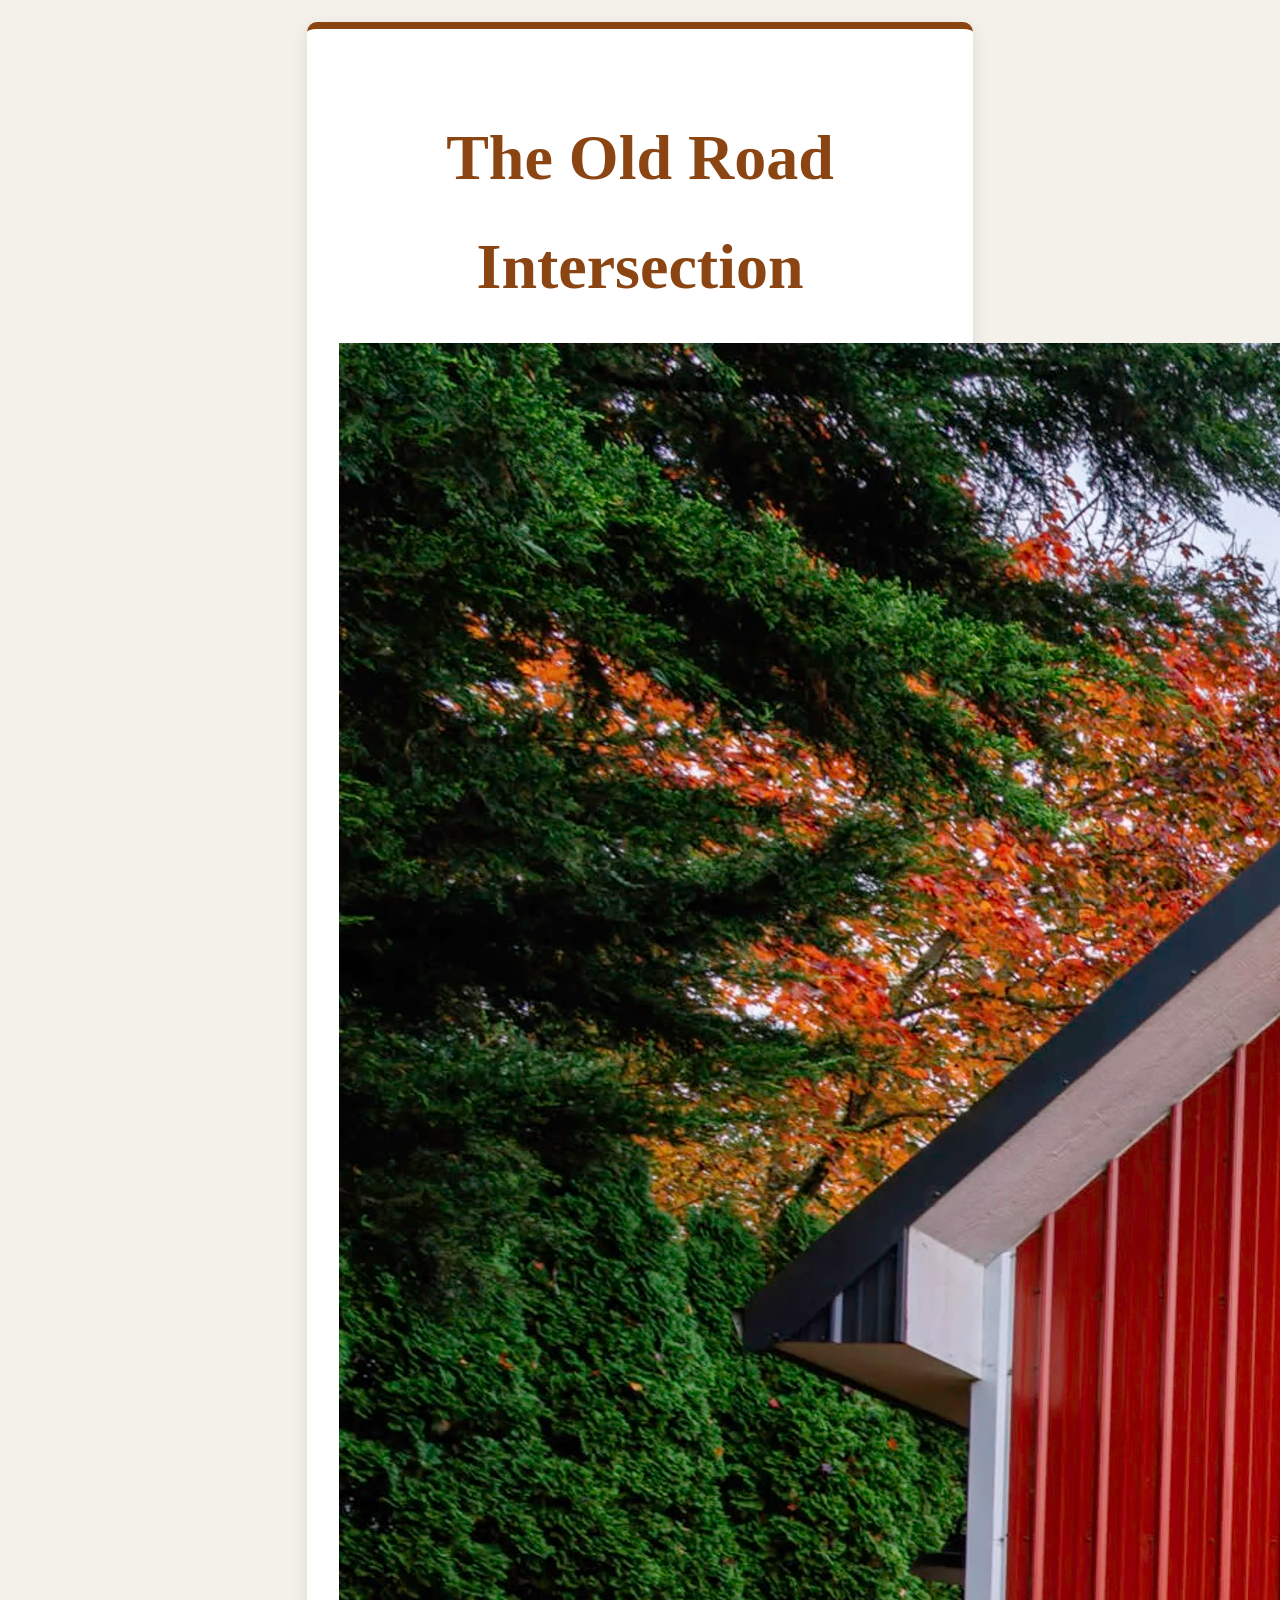
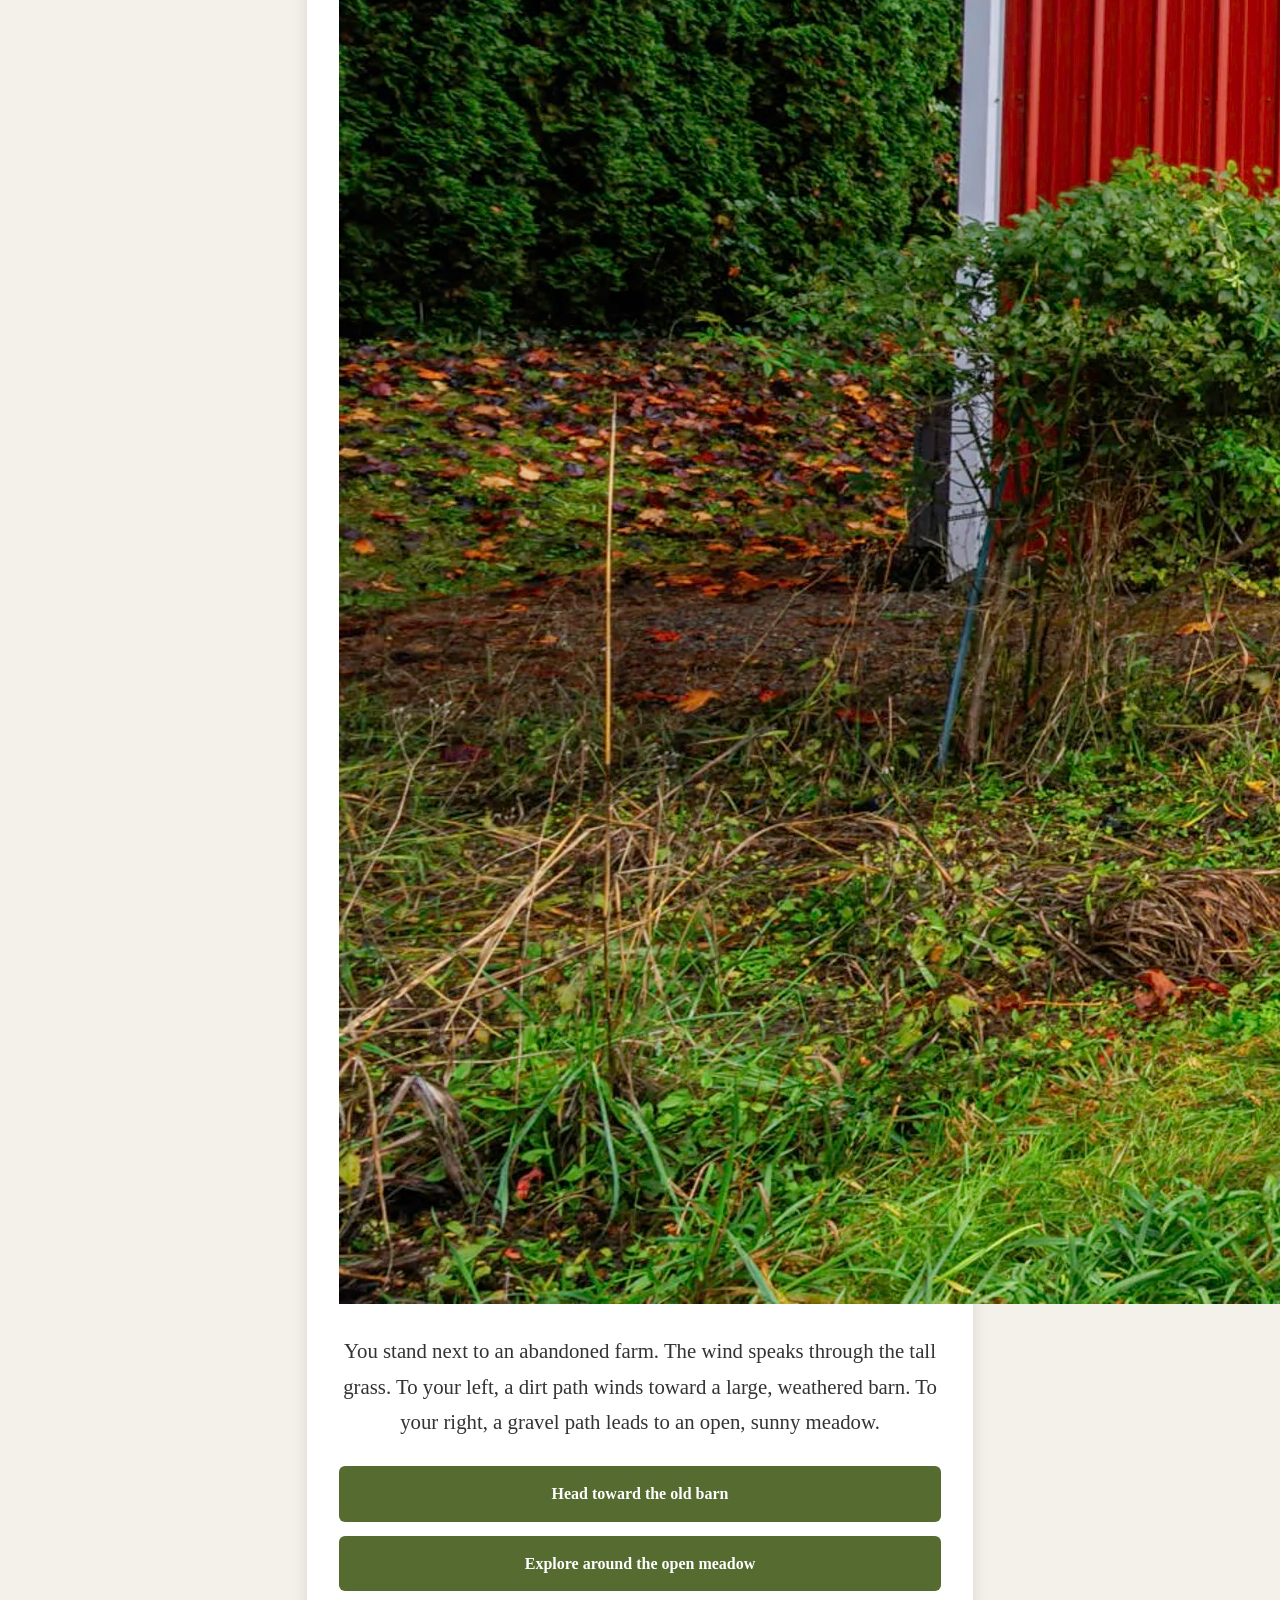
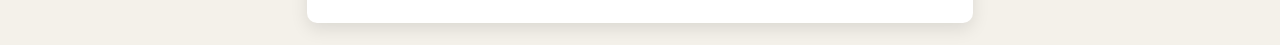
<file: my-web project/index.html>
<!DOCTYPE html>
<html lang="en">
<head>
  <meta charset="UTF-8">
  <title>The Mysterious Farmhouse - Start</title>
  <link rel="stylesheet" href="assets/css/style.css">
</head>
<body>
  <div class="story-container">
    <h1>The Old Road Intersection</h1>
    <img class="story-image" src="assets/images/barn.jpg" alt="A sunny farm landscape with various paths">
    <p>You stand next to an abandoned farm. The wind speaks through the tall grass. To your left, a dirt path winds toward a large, weathered barn. To your right, a gravel path leads to an open, sunny meadow.</p>

    <div class="choices">
      <a href="barn.html" class="choice-btn">Head toward the old barn</a>
      <a href="meadow.html" class="choice-btn">Explore around the open meadow</a>
    </div>
  </div>
</body>
</html>
</file>
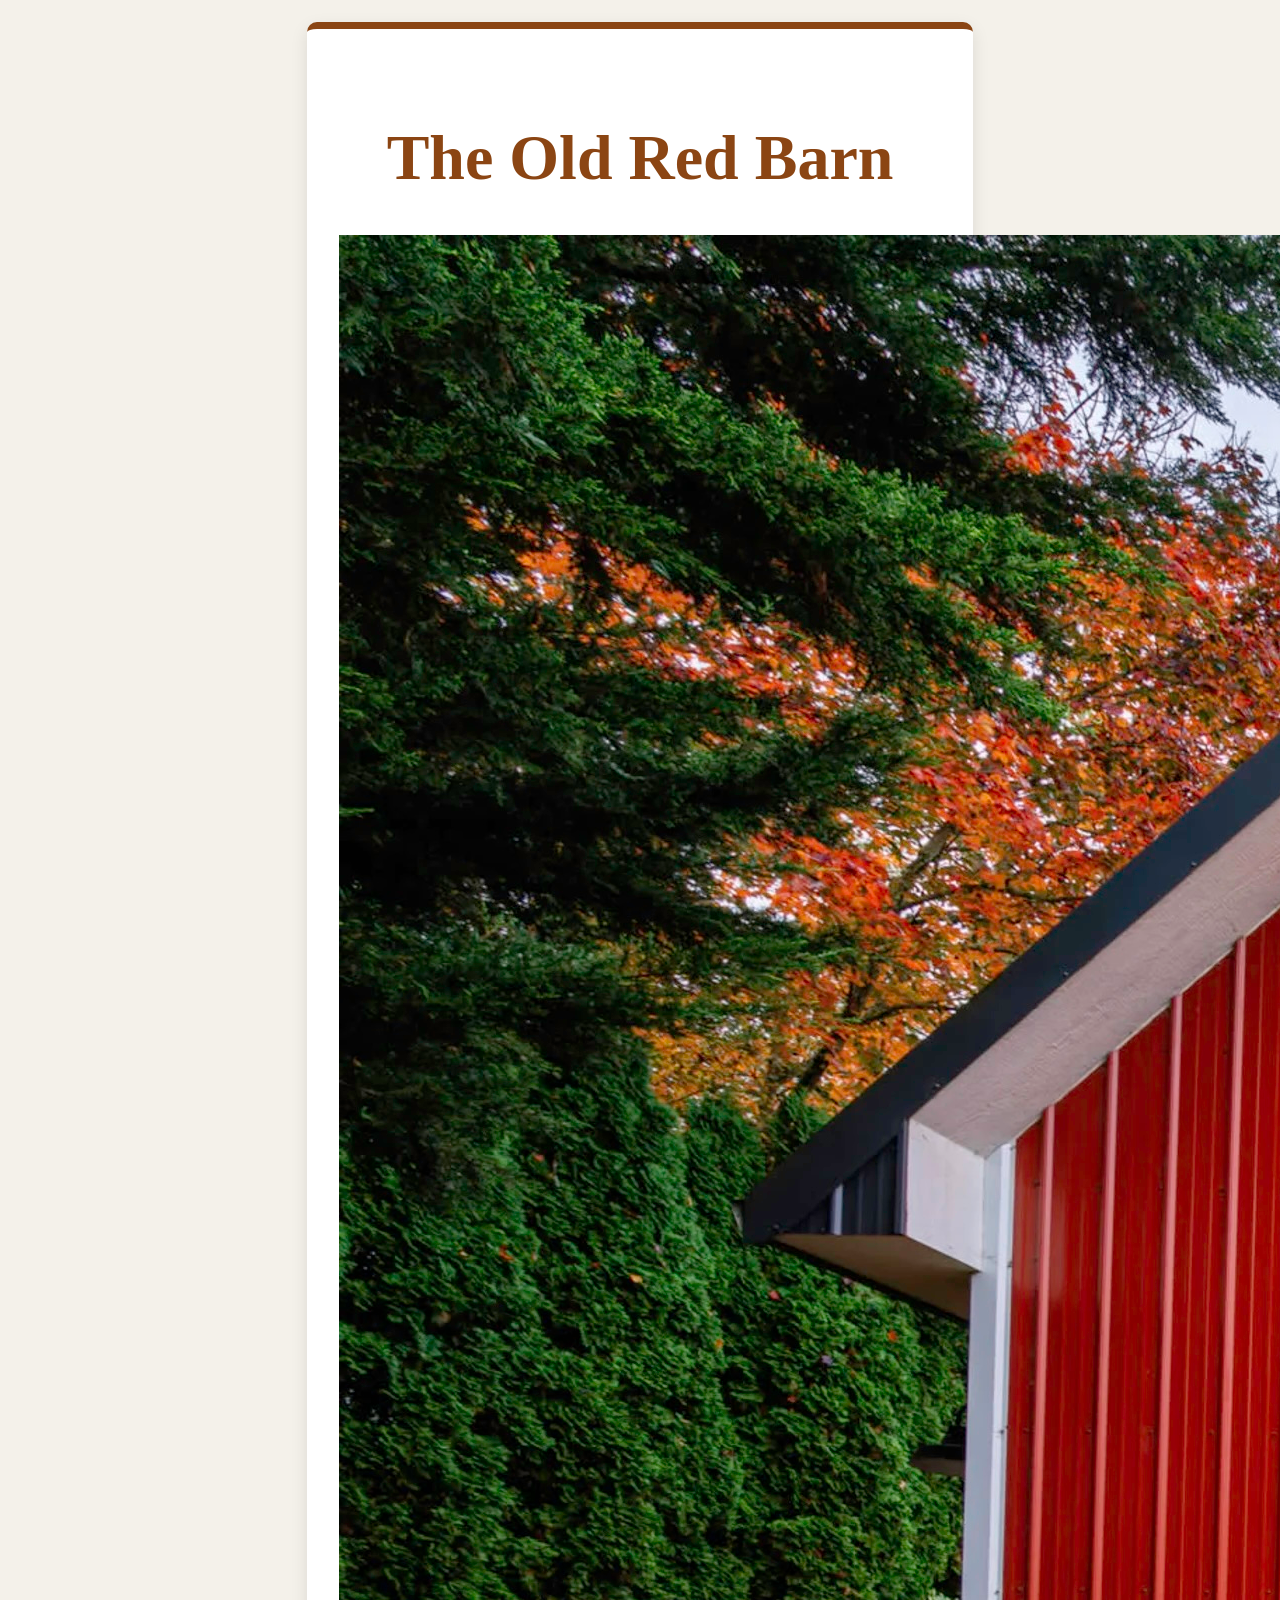
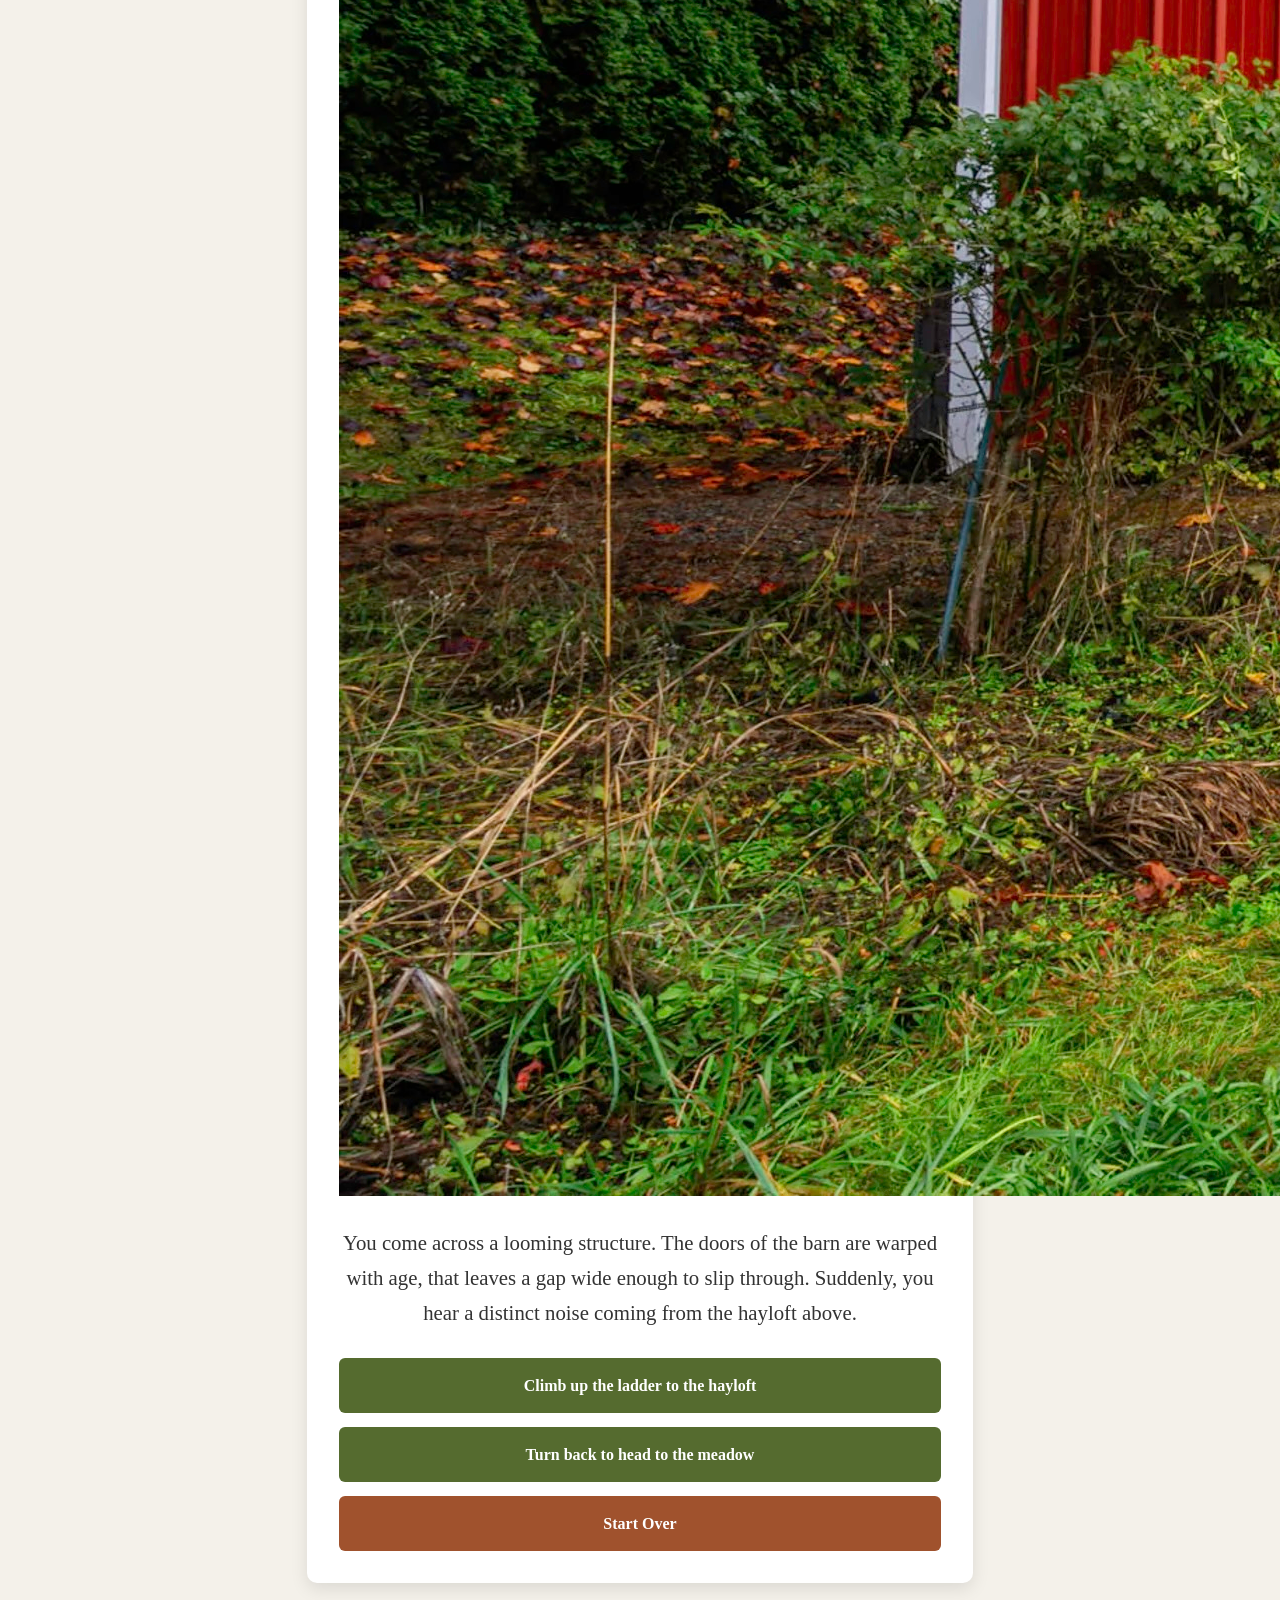
<file: my-web project/barn.html>
<!DOCTYPE html>
<html lang="en">
<head>
  <meta charset="UTF-8">
  <title>The Old Red Barn</title>
  <link rel="stylesheet" href="assets/css/style.css">
</head>
<body>
  <div class="story-container">
    <h1>The Old Red Barn</h1>
    <img class="story-image" src="assets/images/barn.jpg" alt="An old red barn located on a countryside field">
    <p>You come across a looming structure. The doors of the barn are warped with age, that leaves a gap wide enough to slip through. Suddenly, you hear a distinct noise coming from the hayloft above.</p>

    <div class="choices">
      <a href="loft.html" class="choice-btn">Climb up the ladder to the hayloft</a>
      <a href="meadow.html" class="choice-btn">Turn back to head to the meadow</a>
      <a href="index.html" class="choice-btn restart">Start Over</a>
    </div>
  </div>
</body>
</html>
</file>
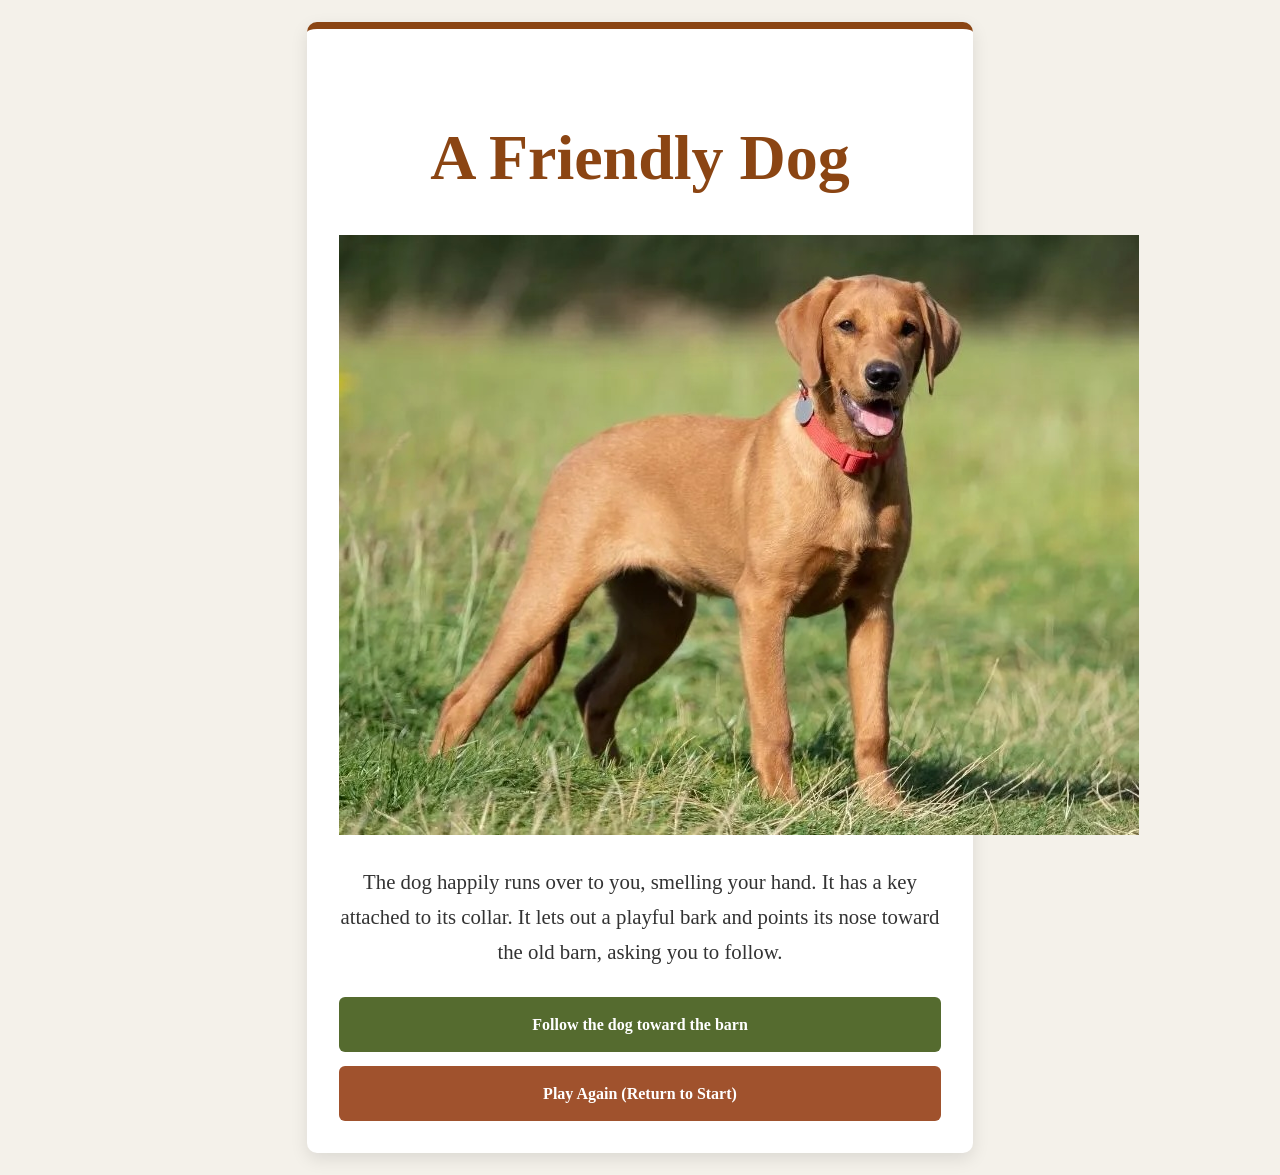
<file: my-web project/dog.html>
<!DOCTYPE html>
<html lang="en">
<head>
  <meta charset="UTF-8">
  <title>A Friendly Dog</title>
  <link rel="stylesheet" href="assets/css/style.css">
</head>
<body>
  <div class="story-container">
    <h1>A Friendly Dog</h1>
    <img class="story-image" src="assets/images/dog.jpg" alt="A dog running and smiling in a grassy farm field">
    <p>The dog happily runs over to you, smelling your hand. It has a key attached to its collar. It lets out a playful bark and points its nose toward the old barn, asking you to follow.</p>

    <div class="choices">
      <a href="barn.html" class="choice-btn">Follow the dog toward the barn</a>
      <a href="index.html" class="choice-btn restart">Play Again (Return to Start)</a>
    </div>
  </div>
</body>
</html>
</file>
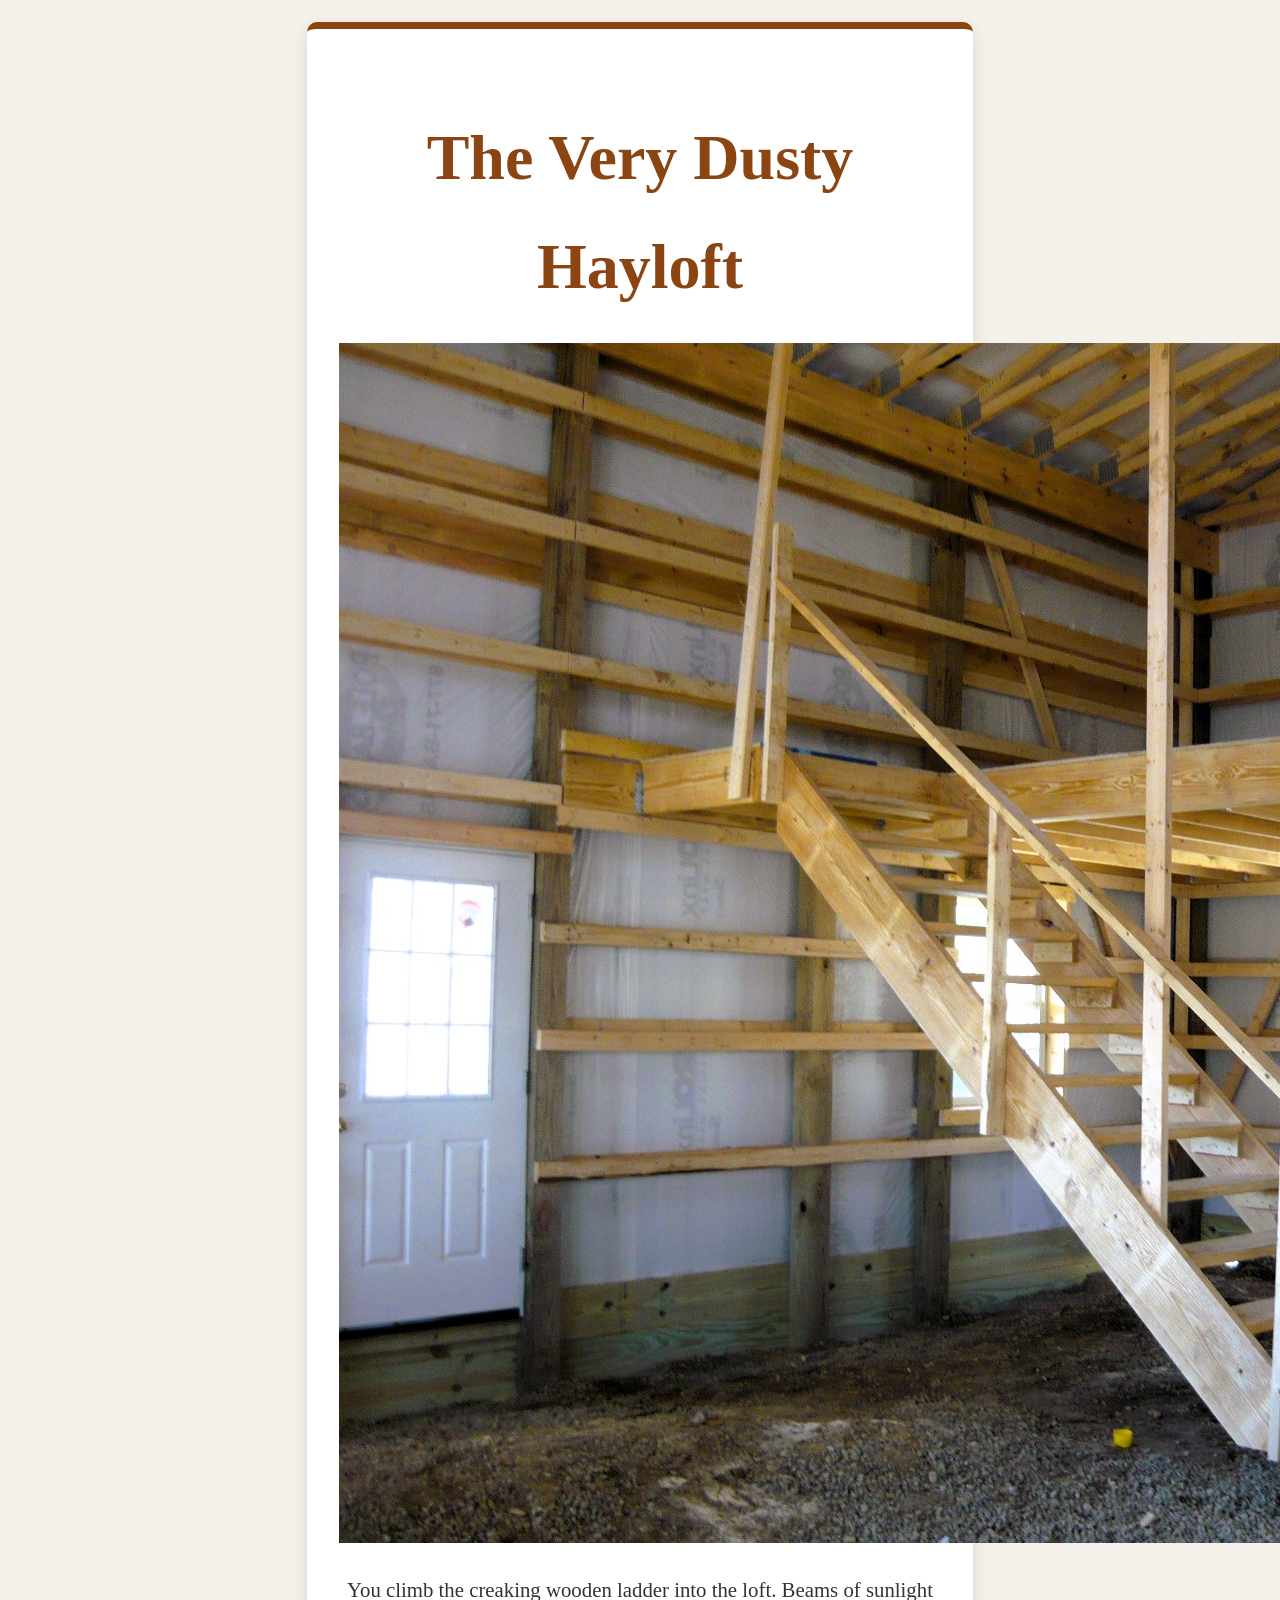
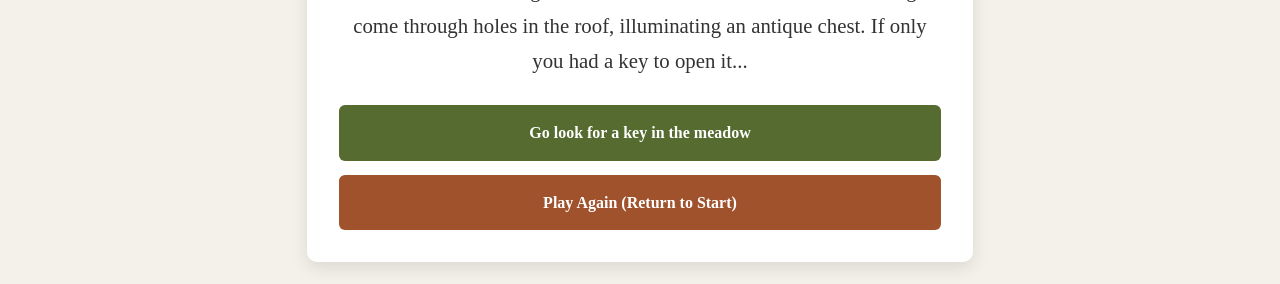
<file: my-web project/loft.html>
<!DOCTYPE html>
<html lang="en">
<head>
  <meta charset="UTF-8">
  <title>The Secret Loft</title>
  <link rel="stylesheet" href="assets/css/style.css">
</head>
<body>
  <div class="story-container">
    <h1>The Very Dusty Hayloft</h1>
    <img class="story-image" src="assets/images/loft.jpg" alt="Sunlight shining in on an old wooden barn loft">
    <p>You climb the creaking wooden ladder into the loft. Beams of sunlight come through holes in the roof, illuminating an antique chest. If only you had a key to open it...</p>

    <div class="choices">
      <a href="meadow.html" class="choice-btn">Go look for a key in the meadow</a>
      <a href="index.html" class="choice-btn restart">Play Again (Return to Start)</a>
    </div>
  </div>
</body>
</html>
</file>
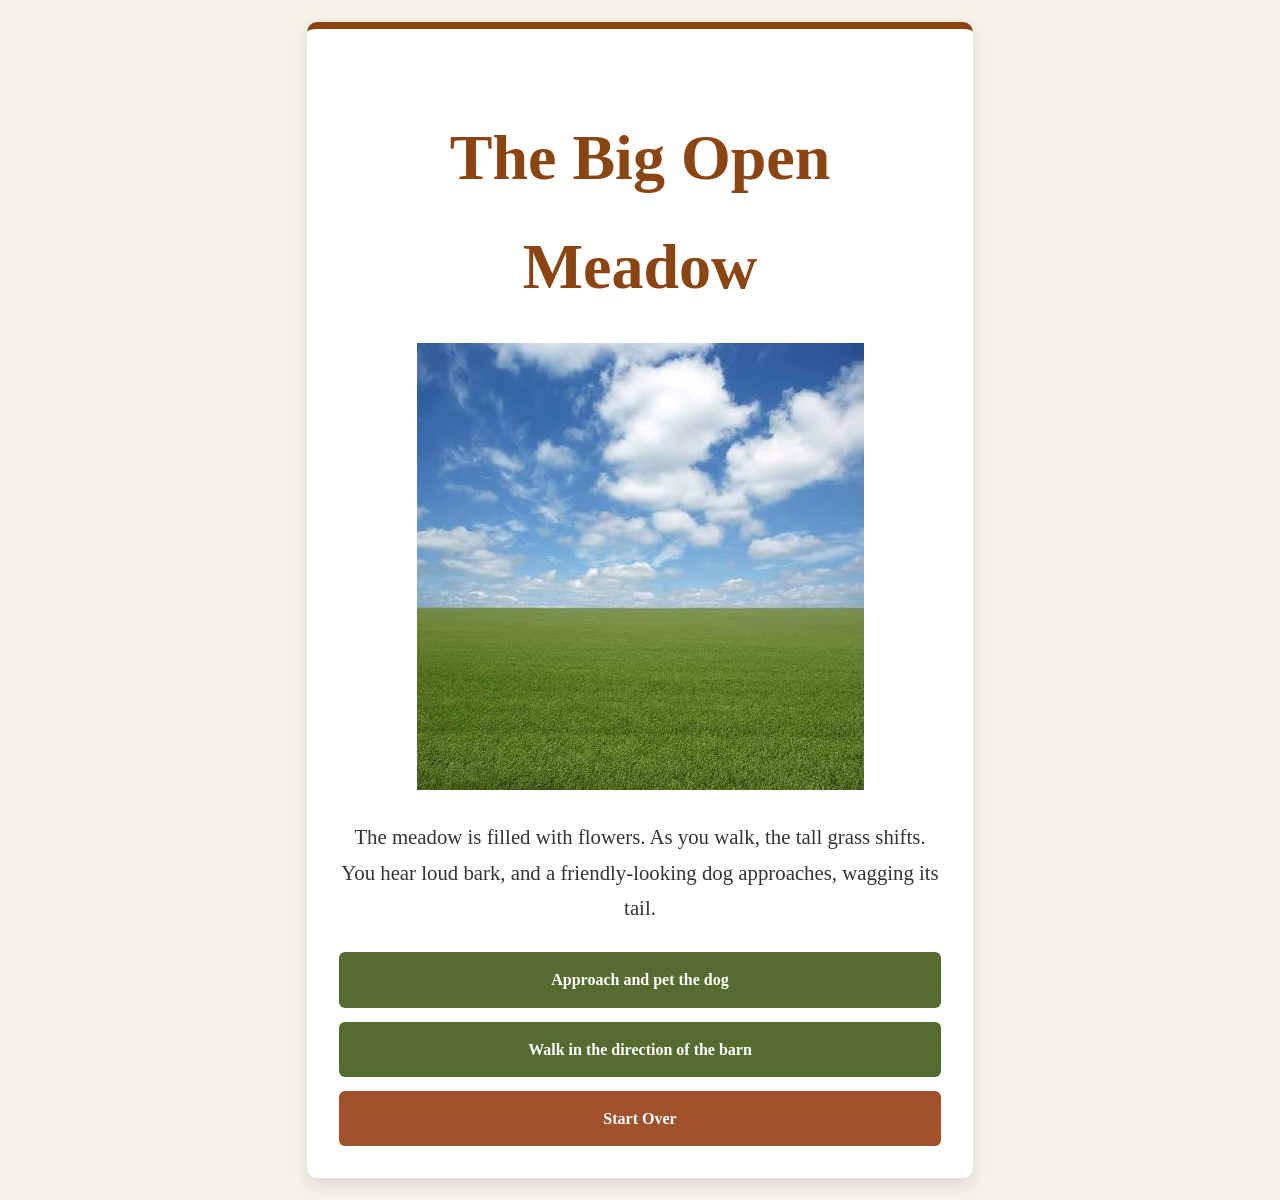
<file: my-web project/meadow.html>
<!DOCTYPE html>
<html lang="en">
<head>
  <meta charset="UTF-8">
  <title>The Big Open Meadow</title>
  <link rel="stylesheet" href="assets/css/style.css">
</head>
<body>
  <div class="story-container">
    <h1>The Big Open Meadow</h1>
    <img class="story-image" src="assets/images/meadow.jpg" alt="A bright green grassy field under a blue sky">
    <p>The meadow is filled with flowers. As you walk, the tall grass shifts. You hear loud bark, and a friendly-looking dog approaches, wagging its tail.</p>

    <div class="choices">
      <a href="dog.html" class="choice-btn">Approach and pet the dog</a>
      <a href="barn.html" class="choice-btn">Walk in the direction of the barn</a>
      <a href="index.html" class="choice-btn restart">Start Over</a>
    </div>
  </div>
</body>
</html>
</file>
<file: my-web project/assets/css/style.css>
body {
  font-family: 'Georgia', serif;
  background-color: #f4f1ea;
  color: #333;
  line-height: 1.7;
  margin: 0;
  padding: 22px;
  display: flex;
  justify-content: center;
  align-items: center;
  min-height: 102vh;
}

.story-container {
  max-width: 602px;
  background: #ffffff;
  padding: 32px;
  border-radius: 10px;
  box-shadow: 0 6px 17px rgba(0, 0, 0, 0.1);
  text-align: center;
  border-top: 7px solid #8b4513;
}

h1 {
  color: #8b4513;
  font-size: 4rem;
  margin-bottom: 22px;
}

p {
  font-size: 1.3rem;
  margin-bottom: 27px;
}

.story-img {
  width: 100%;
  max-height: 302px;
  object-fit: cover;
  border-radius: 8px;
  margin-bottom: 22px;
  border: 3px solid #ddd;
}

.choices {
  display: flex;
  flex-direction: column;
  gap: 14px;
}

.choice-btn {
  display: block;
  background-color: #556b2f;
  color: white;
  text-decoration: none;
  padding: 14px;
  border-radius: 6px;
  font-weight: bold;
  transition: background 0.2s ease;
}

.choice-btn:hover {
  background-color: #3d4f21;
}

.choice-btn.restart {
  background-color: #a0522d;
}

.choice-btn.restart:hover {
  background-color: #834022;
}
</file>
